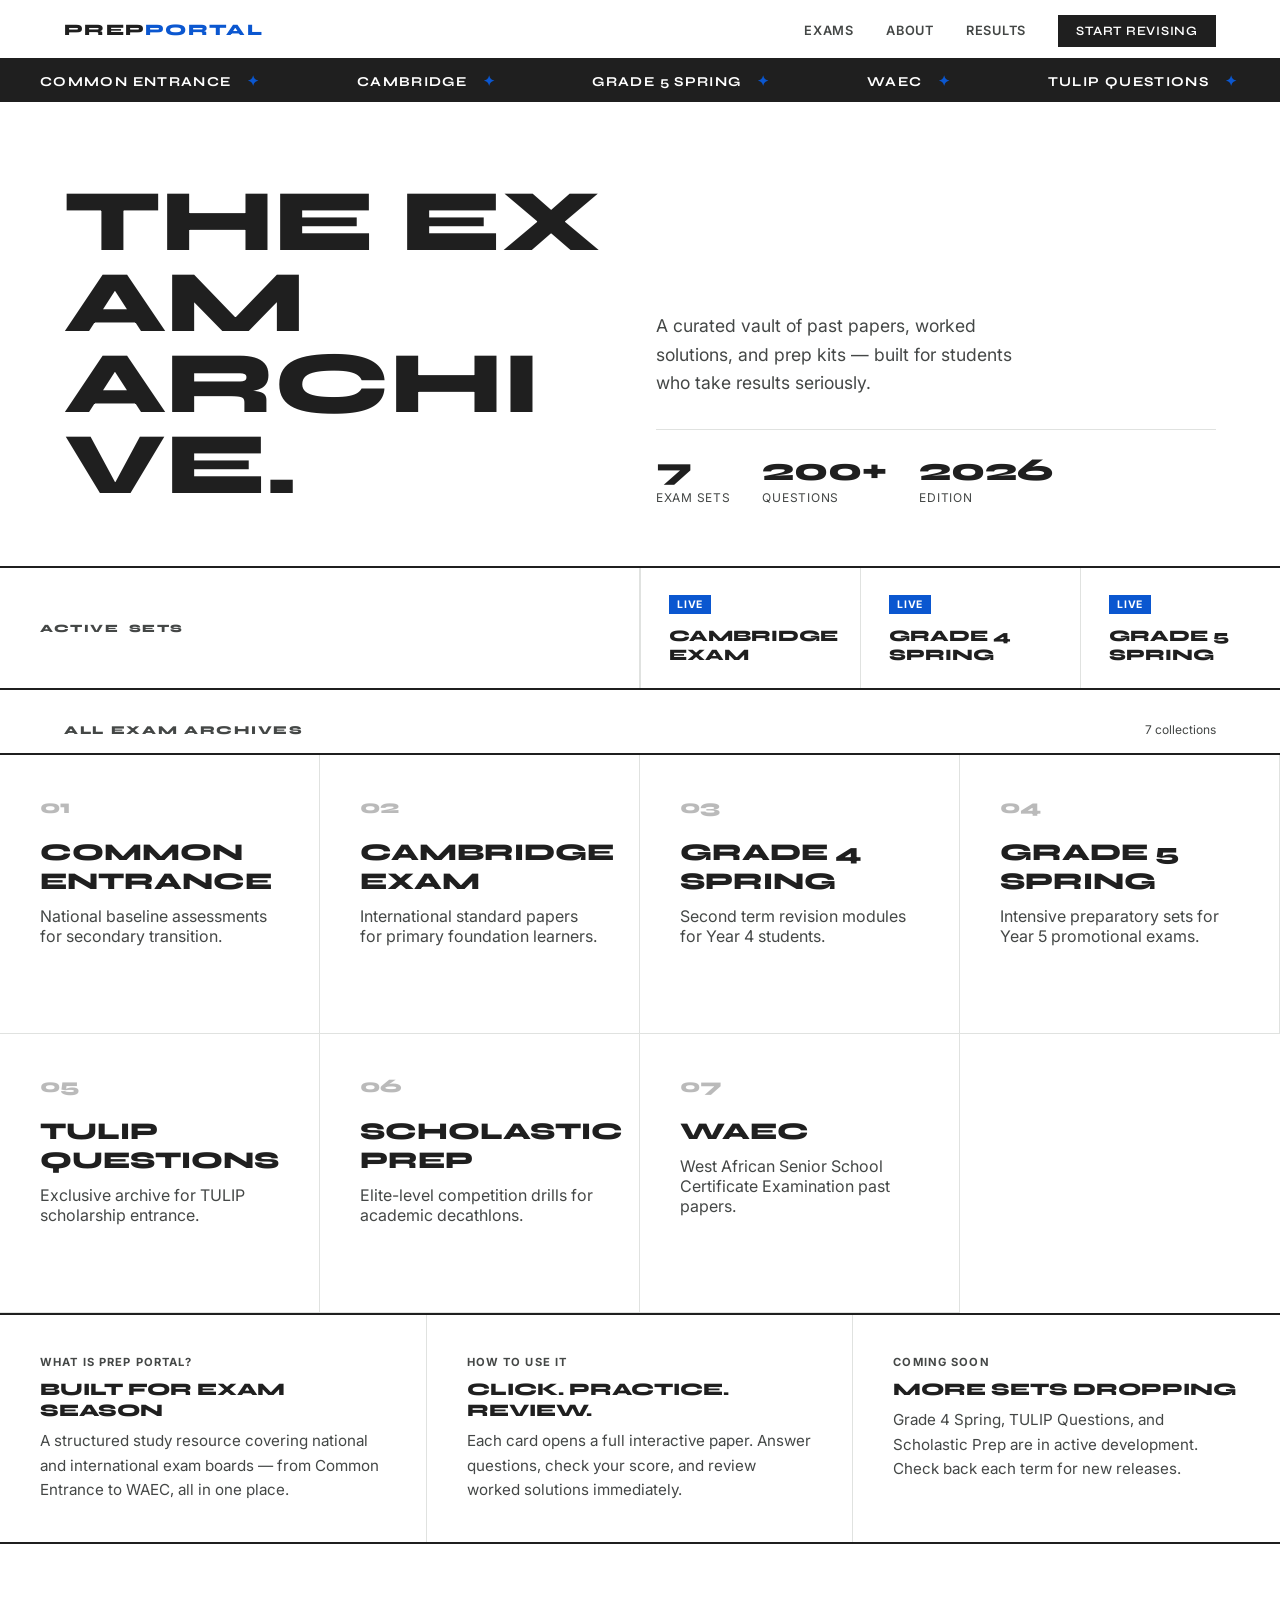
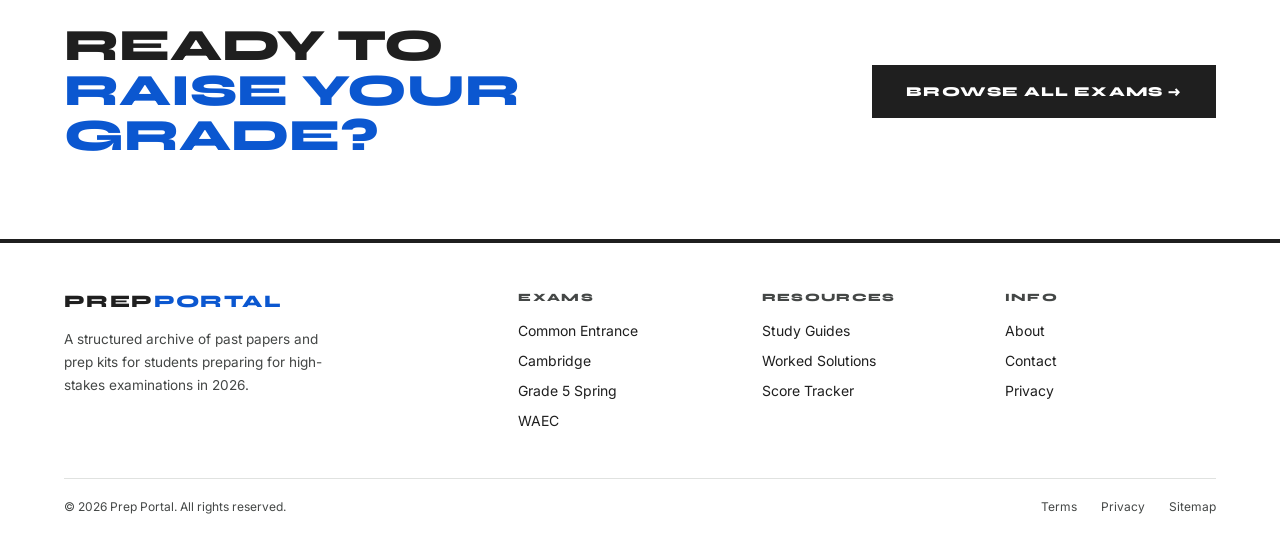
<file: index.html>
<!DOCTYPE html>
<html lang="en">

<head>
    <meta charset="UTF-8">
    <meta name="viewport" content="width=device-width, initial-scale=1.0">
    <title>Prep Portal | 2026</title>
    
    <link rel="preconnect" href="https://fonts.googleapis.com">
    <link rel="preconnect" href="https://fonts.gstatic.com" crossorigin>
    <link href="https://fonts.googleapis.com/css2?family=Inter:wght@400;500;600&family=Syne:wght@700;800&display=swap" rel="stylesheet">
    
    <link rel="stylesheet" href="./main.css">
</head>

<body>
    
    <!-- ═══ NAV ═══ -->
    <nav id="site-nav">
        <a href="#" class="nav-logo">Prep<span>Portal</span></a>
        
        <ul class="nav-links" id="nav-links">
            <li><a href="#exams">Exams</a></li>
            <li><a href="#about">About</a></li>
            <li><a href="#">Results</a></li>
            <li><a href="#" class="nav-cta">Start Revising</a></li>
        </ul>
        
        <div class="nav-toggle" id="nav-toggle" aria-label="Toggle menu">
            <span></span><span></span><span></span>
        </div>
    </nav>
    
    <!-- ═══ TICKER ═══ -->
    <div class="ticker" aria-hidden="true">
        <div class="ticker-track" id="ticker-track">
            <!-- filled by JS -->
        </div>
    </div>
    
    <!-- ═══ HERO ═══ -->
    <header>
        <div class="hero-left">
            <h1 id="main-title">The Exam<br>Archive.</h1>
        </div>
        <div class="hero-right">
            <p class="hero-tagline">A curated vault of past papers, worked solutions, and prep kits — built for students who take results seriously.</p>
            <div class="hero-stat-row">
                <div class="hero-stat"><strong>7</strong><span>Exam Sets</span></div>
                <div class="hero-stat"><strong>200+</strong><span>Questions</span></div>
                <div class="hero-stat"><strong>2026</strong><span>Edition</span></div>
            </div>
        </div>
    </header>
    
    <!-- ═══ FEATURED BAND ═══ -->
    <div class="featured-band reveal">
        <div class="featured-label">
            <span>Active&nbsp;&nbsp;Sets</span>
        </div>
        <div class="featured-cards" id="featured-cards">
            <!-- filled by JS -->
        </div>
    </div>
    
    <!-- ═══ SECTION HEADER ═══ -->
    <div class="section-header" id="exams">
        <h2>All Exam Archives</h2>
        <span>7 collections</span>
    </div>
    
    <!-- ═══ MAIN GRID (original) ═══ -->
    <main class="main-content">
        <div class="grid" id="exam-grid"></div>
    </main>
    
    <!-- ═══ INFO STRIP ═══ -->
    <section class="info-strip" id="about">
        <div class="info-cell reveal">
            <div class="label">What is Prep Portal?</div>
            <h3>Built for Exam Season</h3>
            <p>A structured study resource covering national and international exam boards — from Common Entrance to WAEC, all in one place.</p>
        </div>
        <div class="info-cell reveal" style="transition-delay: 0.15s">
            <div class="label">How to use it</div>
            <h3>Click. Practice. Review.</h3>
            <p>Each card opens a full interactive paper. Answer questions, check your score, and review worked solutions immediately.</p>
        </div>
        <div class="info-cell reveal" style="transition-delay: 0.3s">
            <div class="label">Coming soon</div>
            <h3>More Sets Dropping</h3>
            <p>Grade 4 Spring, TULIP Questions, and Scholastic Prep are in active development. Check back each term for new releases.</p>
        </div>
    </section>
    
    <!-- ═══ CTA BAND ═══ -->
    <section class="cta-band reveal">
        <h2>Ready to <em>raise your grade?</em></h2>
        <a href="#exams" class="cta-btn">Browse All Exams &rarr;</a>
    </section>
    
    <!-- ═══ FOOTER ═══ -->
    <footer>
        <div class="footer-top">
            <div class="footer-brand">
                <span class="logo">Prep<span>Portal</span></span>
                <p>A structured archive of past papers and prep kits for students preparing for high-stakes examinations in 2026.</p>
            </div>
            <div class="footer-col">
                <h4>Exams</h4>
                <ul>
                    <li><a href="#">Common Entrance</a></li>
                    <li><a href="./Cambridge/index.html">Cambridge</a></li>
                    <li><a href="./Grade-5-Exam/index.html">Grade 5 Spring</a></li>
                    <li><a href="./WAEC/index.html">WAEC</a></li>
                </ul>
            </div>
            <div class="footer-col">
                <h4>Resources</h4>
                <ul>
                    <li><a href="#">Study Guides</a></li>
                    <li><a href="#">Worked Solutions</a></li>
                    <li><a href="#">Score Tracker</a></li>
                </ul>
            </div>
            <div class="footer-col">
                <h4>Info</h4>
                <ul>
                    <li><a href="#about">About</a></li>
                    <li><a href="#">Contact</a></li>
                    <li><a href="#">Privacy</a></li>
                </ul>
            </div>
        </div>
        <div class="footer-bottom">
            <p>&copy; 2026 Prep Portal. All rights reserved.</p>
            <div class="footer-bottom-links">
                <a href="#">Terms</a>
                <a href="#">Privacy</a>
                <a href="#">Sitemap</a>
            </div>
        </div>
    </footer>
    
    <script>
        /* ── DATA ── */
        const examData = [
            { id: "01", title: "Common Entrance", desc: "National baseline assessments for secondary transition.", link: "#", live: false },
            { id: "02", title: "Cambridge Exam", desc: "International standard papers for primary foundation learners.", link: "./Cambridge/index.html", live: true },
            { id: "03", title: "Grade 4 Spring", desc: "Second term revision modules for Year 4 students.", link: "./Grade-4-Exam/index.html", live: true },
            { id: "04", title: "Grade 5 Spring", desc: "Intensive preparatory sets for Year 5 promotional exams.", link: "./Grade-5-Exam/index.html", live: true },
            { id: "05", title: "TULIP Questions", desc: "Exclusive archive for TULIP scholarship entrance.", link: "#", live: false },
            { id: "06", title: "Scholastic Prep", desc: "Elite-level competition drills for academic decathlons.", link: "#", live: false },
            { id: "07", title: "WAEC", desc: "West African Senior School Certificate Examination past papers.", link: "./WAEC/index.html", live: true },
        ];
        
        /* ── TICKER ── */
        const tickerItems = [
            "Common Entrance", "Cambridge", "Grade 5 Spring", "WAEC",
            "TULIP Questions", "Scholastic Prep", "Grade 4 Spring",
            "2026 Edition", "New Papers Added", "Interactive Quizzes",
        ];
        
        const tickerTrack = document.getElementById('ticker-track');
        const fullList = [...tickerItems, ...tickerItems]; // double for seamless loop
        fullList.forEach(t => {
            const item = document.createElement('span');
            item.className = 'ticker-item';
            item.innerHTML = t + '<span class="ticker-dot">✦</span>';
            tickerTrack.appendChild(item);
        });
        
        /* ── FEATURED BAND ── */
        const liveExams = examData.filter(e => e.live);
        const featuredCards = document.getElementById('featured-cards');
        liveExams.forEach(item => {
            const a = document.createElement('a');
            a.href = item.link;
            a.className = 'feat-card';
            a.innerHTML = `
                <div class="feat-card-inner">
                    <span class="feat-badge">Live</span>
                    <h3>${item.title}</h3>
                </div>
            `;
            featuredCards.appendChild(a);
        });
        
        /* ── MAIN GRID ── */
        const grid = document.getElementById('exam-grid');
        examData.forEach((item, index) => {
            const card = document.createElement('a');
            card.href = item.link;
            card.className = 'card';
            card.style.transitionDelay = `${0.5 + index * 0.1}s`;
            card.innerHTML = `
                <div class="card-inner">
                    <span class="card-num">${item.id}</span>
                    <h2>${item.title}</h2>
                    <p>${item.desc}</p>
                    <span class="card-arrow">→</span>
                </div>
            `;
            grid.appendChild(card);
        });
        
        /* ── TITLE ANIMATION ── */
        const splitText = el => {
            const lines = el.innerHTML.split('<br>');
            el.innerHTML = '';
            lines.forEach((line, li) => {
                const div = document.createElement('div');
                div.style.display = 'block';
                line.split('').forEach((char, ci) => {
                    const wrapper = document.createElement('span');
                    wrapper.className = 'char-wrapper';
                    const span = document.createElement('span');
                    span.className = 'char';
                    span.innerHTML = char === ' ' ? '&nbsp;' : char;
                    span.style.transitionDelay = `${li * 0.2 + ci * 0.03}s`;
                    wrapper.appendChild(span);
                    div.appendChild(wrapper);
                });
                el.appendChild(div);
            });
        };
        splitText(document.getElementById('main-title'));
        
        /* ── SCROLL REVEAL ── */
        const revealObserver = new IntersectionObserver(entries => {
            entries.forEach(e => {
                if (e.isIntersecting) {
                    e.target.classList.add('visible');
                    revealObserver.unobserve(e.target);
                }
            });
        }, { threshold: 0.12 });
        document.querySelectorAll('.reveal').forEach(el => revealObserver.observe(el));
        
        /* ── BOOT ── */
        window.onload = () => document.body.classList.add('active');
        
        /* ── NAV HAMBURGER ── */
        const toggle = document.getElementById('nav-toggle');
        const navLinks = document.getElementById('nav-links');
        toggle.addEventListener('click', () => {
            toggle.classList.toggle('open');
            navLinks.classList.toggle('open');
        });
        
        /* ── NAV SCROLL SHADOW ── */
        window.addEventListener('scroll', () => {
            document.getElementById('site-nav').style.boxShadow =
                window.scrollY > 10 ? '0 4px 0 0 #000' : 'none';
        }, { passive: true });
    </script>
</body>

</html>
</file>
<file: main.css>
:root {
  --bg: #ffffff;
  --ink: #1f1f1f;
  --blue: #0b57d0;
  --muted: #444746;
  --rule: #e0e2e0;
  --cb: cubic-bezier(0.22, 1, 0.36, 1);
}

*,
*::before,
*::after {
  box-sizing: border-box;
  margin: 0;
  padding: 0;
}

html {
  scroll-behavior: smooth;
}

body {
  font-family: 'Inter', sans-serif;
  background: var(--bg);
  color: var(--ink);
  overflow-x: hidden;
  opacity: 0;
  transition: opacity 0.5s ease;
}

body.active {
  opacity: 1;
}

/* ─── NAV ─── */
nav {
  position: fixed;
  top: 0;
  left: 0;
  right: 0;
  z-index: 100;
  display: flex;
  align-items: center;
  justify-content: space-between;
  padding: 0 5%;
  height: 60px;
  background: var(--bg);
  border-bottom: 2px solid var(--ink);
  transition: background 0.3s ease;
}

.nav-logo {
  font-family: 'Syne', sans-serif;
  font-weight: 800;
  font-size: 1rem;
  text-transform: uppercase;
  letter-spacing: 0.08em;
  text-decoration: none;
  color: var(--ink);
}

.nav-logo span {
  color: var(--blue);
}

.nav-links {
  display: flex;
  align-items: center;
  gap: 2rem;
  list-style: none;
}

.nav-links a {
  font-size: 0.8rem;
  font-weight: 600;
  letter-spacing: 0.06em;
  text-transform: uppercase;
  text-decoration: none;
  color: var(--muted);
  transition: color 0.2s ease;
}

.nav-links a:hover {
  color: var(--ink);
}

.nav-cta {
  font-family: 'Syne', sans-serif;
  font-weight: 800;
  font-size: 0.75rem;
  text-transform: uppercase;
  letter-spacing: 0.06em;
  text-decoration: none;
  color: var(--bg) !important;
  background: var(--ink);
  padding: 8px 18px;
  transition: background 0.2s ease, color 0.2s ease !important;
}

.nav-cta:hover {
  background: var(--blue) !important;
}

/* hamburger */
.nav-toggle {
  display: none;
  flex-direction: column;
  gap: 5px;
  cursor: pointer;
  padding: 4px;
}

.nav-toggle span {
  width: 24px;
  height: 2px;
  background: var(--ink);
  transition: transform 0.3s ease, opacity 0.3s ease;
}

.nav-toggle.open span:nth-child(1) {
  transform: translateY(7px) rotate(45deg);
}

.nav-toggle.open span:nth-child(2) {
  opacity: 0;
}

.nav-toggle.open span:nth-child(3) {
  transform: translateY(-7px) rotate(-45deg);
}

@media (max-width: 700px) {
  .nav-links {
    display: none;
    flex-direction: column;
    gap: 0;
    position: absolute;
    top: 60px;
    left: 0;
    right: 0;
    background: var(--bg);
    border-bottom: 2px solid var(--ink);
  }
  
  .nav-links.open {
    display: flex;
  }
  
  .nav-links li {
    border-top: 1px solid var(--rule);
  }
  
  .nav-links a {
    display: block;
    padding: 16px 5%;
  }
  
  .nav-toggle {
    display: flex;
  }
}

/* ─── TICKER ─── */
.ticker {
  margin-top: 60px;
  border-bottom: 2px solid var(--ink);
  overflow: hidden;
  background: var(--ink);
  color: var(--bg);
  padding: 10px 0;
  white-space: nowrap;
}

.ticker-track {
  display: inline-flex;
  animation: ticker-scroll 30s linear infinite;
}

.ticker-item {
  font-family: 'Syne', sans-serif;
  font-weight: 700;
  font-size: 0.85rem;
  text-transform: uppercase;
  letter-spacing: 0.1em;
  padding: 0 2.5rem;
}

.ticker-dot {
  color: var(--blue);
  padding: 0 1rem;
}

@keyframes ticker-scroll {
  0% {
    transform: translateX(0);
  }
  
  100% {
    transform: translateX(-50%);
  }
}

/* ─── HERO / HEADER ─── */
header {
  padding: 80px 5% 60px;
  display: grid;
  grid-template-columns: 1fr 1fr;
  align-items: end;
  gap: 2rem;
  border-bottom: 2px solid var(--ink);
}


.hero-left h1 {
  font-family: 'Syne', sans-serif;
  font-size: clamp(2rem, 9vw, 5.5rem);
  line-height: 0.92;
  text-transform: uppercase;
  font-weight: 800;
}

/* Character animation */
.char-wrapper {
  display: inline-block;
  overflow: hidden;
  vertical-align: bottom;
}

.char {
  display: inline-block;
  transform: translateY(110%);
  transition: transform 1s var(--cb);
}

.active .char {
  transform: translateY(0);
}

.hero-right {
  opacity: 0;
  transform: translateY(20px);
  transition: opacity 1s var(--cb) 0.6s, transform 1s var(--cb) 0.6s;
}

.active .hero-right {
  opacity: 1;
  transform: translateY(0);
}

.hero-tagline {
  font-size: clamp(0.9rem, 1.5vw, 1.1rem);
  color: var(--muted);
  line-height: 1.6;
  max-width: 380px;
  margin-bottom: 2rem;
}

.hero-stat-row {
  display: flex;
  gap: 2rem;
  border-top: 1px solid var(--rule);
  padding-top: 1.5rem;
}

.hero-stat strong {
  font-family: 'Syne', sans-serif;
  font-weight: 800;
  font-size: 2rem;
  display: block;
  line-height: 1;
}

.hero-stat span {
  font-size: 0.75rem;
  text-transform: uppercase;
  letter-spacing: 0.06em;
  color: var(--muted);
}

@media (max-width: 700px) {
  header {
    grid-template-columns: 1fr;
    padding: 40px 5% 40px;
  }
  
  .hero-stat-row {
    gap: 1.2rem;
  }
}

/* ─── FEATURED BAND ─── */
.featured-band {
  display: grid;
  grid-template-columns: 1fr 1fr;
  border-bottom: 2px solid var(--ink);
}

.featured-label {
  padding: 20px 40px;
  border-right: 1px solid var(--rule);
  display: flex;
  align-items: center;
}

.featured-label span {
  font-family: 'Syne', sans-serif;
  font-weight: 800;
  font-size: 0.7rem;
  text-transform: uppercase;
  letter-spacing: 0.14em;
  color: var(--muted);
}

.featured-cards {
  display: flex;
  overflow-x: auto;
  scrollbar-width: none;
}

.featured-cards::-webkit-scrollbar {
  display: none;
}

.feat-card {
  flex: 0 0 220px;
  padding: 24px 28px;
  border-left: 1px solid var(--rule);
  text-decoration: none;
  color: inherit;
  transition: background 0.3s var(--cb);
  position: relative;
  overflow: hidden;
}

.feat-card::after {
  content: '';
  position: absolute;
  bottom: 0;
  left: 0;
  right: 0;
  height: 0;
  background: var(--blue);
  transition: height 0.4s var(--cb);
  z-index: 0;
}

.feat-card:hover::after {
  height: 100%;
}

.feat-card:hover {
  color: white;
}

.feat-card-inner {
  position: relative;
  z-index: 1;
}

.feat-badge {
  display: inline-block;
  font-size: 0.65rem;
  font-weight: 700;
  text-transform: uppercase;
  letter-spacing: 0.08em;
  background: var(--blue);
  color: white;
  padding: 3px 8px;
  margin-bottom: 12px;
  transition: background 0.3s ease;
}

.feat-card:hover .feat-badge {
  background: rgba(255, 255, 255, 0.25);
}

.feat-card h3 {
  font-family: 'Syne', sans-serif;
  font-weight: 900;
  font-size: 1rem;
  text-transform: uppercase;
  line-height: 1.2;
}

@media (max-width: 700px) {
  .featured-band {
    grid-template-columns: 1fr;
  }
  
  .featured-label {
    border-right: none;
    border-bottom: 1px solid var(--rule);
    padding: 16px 24px;
  }
}

/* ─── SECTION LABEL ─── */
.section-header {
  display: flex;
  align-items: baseline;
  justify-content: space-between;
  padding: 32px 5% 0;
  border-bottom: 2px solid var(--ink);
  padding-bottom: 16px;
}

.section-header h2 {
  font-family: 'Syne', sans-serif;
  font-weight: 800;
  font-size: 0.75rem;
  text-transform: uppercase;
  letter-spacing: 0.14em;
  color: var(--muted);
}

.section-header span {
  font-size: 0.75rem;
  color: var(--muted);
}

/* ─── EXAM GRID (original) ─── */
.main-content {}

.grid {
  display: grid;
  grid-template-columns: repeat(auto-fit, minmax(300px, 1fr));
}

.card {
  border-right: 1px solid var(--rule);
  border-bottom: 1px solid var(--rule);
  padding: 40px;
  text-decoration: none;
  color: inherit;
  position: relative;
  background: var(--bg);
  opacity: 0;
  transform: translateY(30px);
  transition: opacity 0.8s var(--cb), transform 0.8s var(--cb), background 0.4s ease, color 0.4s ease;
  overflow: hidden;
}

.active .card {
  opacity: 1;
  transform: translateY(0);
}

.card::before {
  content: '';
  position: absolute;
  top: 0;
  left: 0;
  width: 100%;
  height: 0;
  background: var(--blue);
  transition: height 0.4s var(--cb);
  z-index: 0;
}

.card:hover::before {
  height: 100%;
}

.card:hover {
  color: white;
}

.card:hover .card-num {
  color: white;
  opacity: 0.7;
}

.card-inner {
  position: relative;
  z-index: 1;
}

.card-num {
  font-family: 'Syne', sans-serif;
  opacity: 0.3;
  display: block;
  font-weight: 800;
  margin-bottom: 20px;
  font-size: 1.2rem;
  transition: color 0.4s ease;
}

.card h2 {
  font-family: 'Syne', sans-serif;
  font-size: 1.5rem;
  text-transform: uppercase;
  margin-bottom: 10px;
  font-weight: 800;
}

.card p {
  color: var(--muted);
  transition: color 0.4s ease;
}

.card:hover p {
  color: white;
}

.card-arrow {
  display: inline-block;
  margin-top: 20px;
  font-size: 1.4rem;
  opacity: 0;
  transform: translateX(-10px);
  transition: opacity 0.3s ease, transform 0.3s var(--cb);
}

.card:hover .card-arrow {
  opacity: 1;
  transform: translateX(0);
}

@media (max-width: 600px) {
  .card {
    padding: 30px;
  }
}

/* ─── INFO STRIP ─── */
.info-strip {
  display: grid;
  grid-template-columns: repeat(3, 1fr);
  border-top: 2px solid var(--ink);
  border-bottom: 2px solid var(--ink);
}

.info-cell {
  padding: 40px;
  border-right: 1px solid var(--rule);
}

.info-cell:last-child {
  border-right: none;
}

.info-cell .label {
  font-size: 0.7rem;
  font-weight: 700;
  text-transform: uppercase;
  letter-spacing: 0.1em;
  color: var(--muted);
  margin-bottom: 10px;
}

.info-cell p {
  font-size: 0.95rem;
  line-height: 1.6;
  color: var(--muted);
}

.info-cell h3 {
  font-family: 'Syne', sans-serif;
  font-weight: 800;
  font-size: 1.1rem;
  text-transform: uppercase;
  margin-bottom: 8px;
}

@media (max-width: 700px) {
  .info-strip {
    grid-template-columns: 1fr;
  }
  
  .info-cell {
    border-right: none;
    border-bottom: 1px solid var(--rule);
    padding: 28px 24px;
  }
  
  .info-cell:last-child {
    border-bottom: none;
  }
}

/* ─── CTA BAND ─── */
.cta-band {
  padding: 80px 5%;
  display: flex;
  align-items: center;
  justify-content: space-between;
  gap: 2rem;
  border-bottom: 2px solid var(--ink);
}

.cta-band h2 {
  font-family: 'Syne', sans-serif;
  font-weight: 800;
  font-size: clamp(1.5rem, 4vw, 2.8rem);
  text-transform: uppercase;
  line-height: 1;
  max-width: 560px;
}

.cta-band h2 em {
  font-style: normal;
  color: var(--blue);
}

.cta-btn {
  flex-shrink: 0;
  font-family: 'Syne', sans-serif;
  font-weight: 800;
  font-size: 0.85rem;
  text-transform: uppercase;
  letter-spacing: 0.08em;
  text-decoration: none;
  color: var(--bg);
  background: var(--ink);
  padding: 16px 32px;
  border: 2px solid var(--ink);
  transition: background 0.25s ease, color 0.25s ease;
}

.cta-btn:hover {
  background: var(--blue);
  border-color: var(--blue);
}

@media (max-width: 700px) {
  .cta-band {
    flex-direction: column;
    align-items: flex-start;
    padding: 48px 5%;
  }
}

/* ─── FOOTER ─── */
footer {
  border-top: 2px solid var(--ink);
  padding: 0 5%;
}

.footer-top {
  display: grid;
  grid-template-columns: 2fr 1fr 1fr 1fr;
  gap: 2rem;
  padding: 48px 0;
  border-bottom: 1px solid var(--rule);
}

.footer-brand .logo {
  font-family: 'Syne', sans-serif;
  font-weight: 800;
  font-size: 1.1rem;
  text-transform: uppercase;
  letter-spacing: 0.08em;
  display: block;
  margin-bottom: 16px;
}

.footer-brand .logo span {
  color: var(--blue);
}

.footer-brand p {
  font-size: 0.85rem;
  color: var(--muted);
  line-height: 1.7;
  max-width: 260px;
}

.footer-col h4 {
  font-family: 'Syne', sans-serif;
  font-weight: 800;
  font-size: 0.7rem;
  text-transform: uppercase;
  letter-spacing: 0.12em;
  color: var(--muted);
  margin-bottom: 16px;
}

.footer-col ul {
  list-style: none;
}

.footer-col ul li+li {
  margin-top: 10px;
}

.footer-col ul a {
  font-size: 0.875rem;
  color: var(--ink);
  text-decoration: none;
  transition: color 0.2s ease;
}

.footer-col ul a:hover {
  color: var(--blue);
}

.footer-bottom {
  display: flex;
  align-items: center;
  justify-content: space-between;
  padding: 20px 0;
  gap: 1rem;
}

.footer-bottom p {
  font-size: 0.75rem;
  color: var(--muted);
}

.footer-bottom-links {
  display: flex;
  gap: 1.5rem;
}

.footer-bottom-links a {
  font-size: 0.75rem;
  color: var(--muted);
  text-decoration: none;
}

.footer-bottom-links a:hover {
  color: var(--ink);
}

@media (max-width: 800px) {
  .footer-top {
    grid-template-columns: 1fr 1fr;
  }
}

@media (max-width: 500px) {
  .footer-top {
    grid-template-columns: 1fr;
  }
  
  .footer-bottom {
    flex-direction: column;
    align-items: flex-start;
  }
}

/* ─── SCROLL REVEAL ─── */
.reveal {
  opacity: 0;
  transform: translateY(24px);
  transition: opacity 0.8s var(--cb), transform 0.8s var(--cb);
}

.reveal.visible {
  opacity: 1;
  transform: translateY(0);
}
</file>
